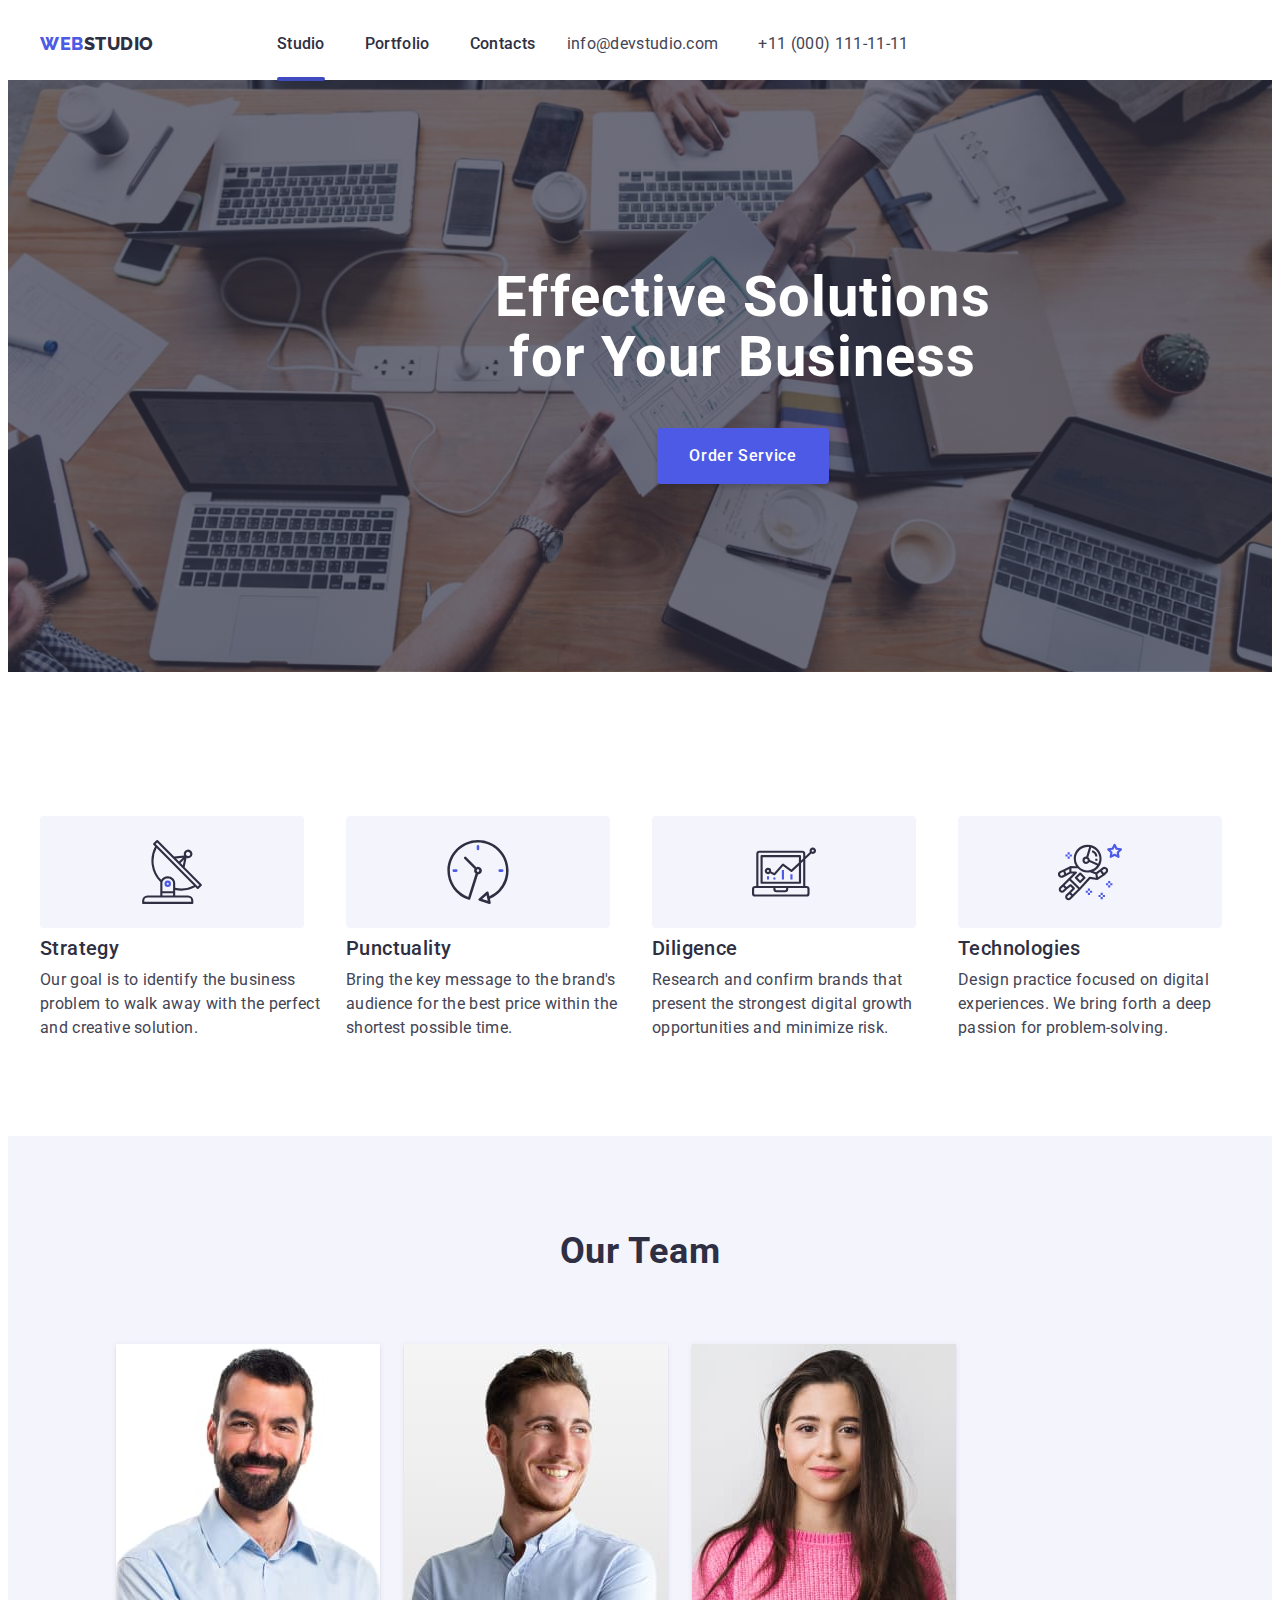
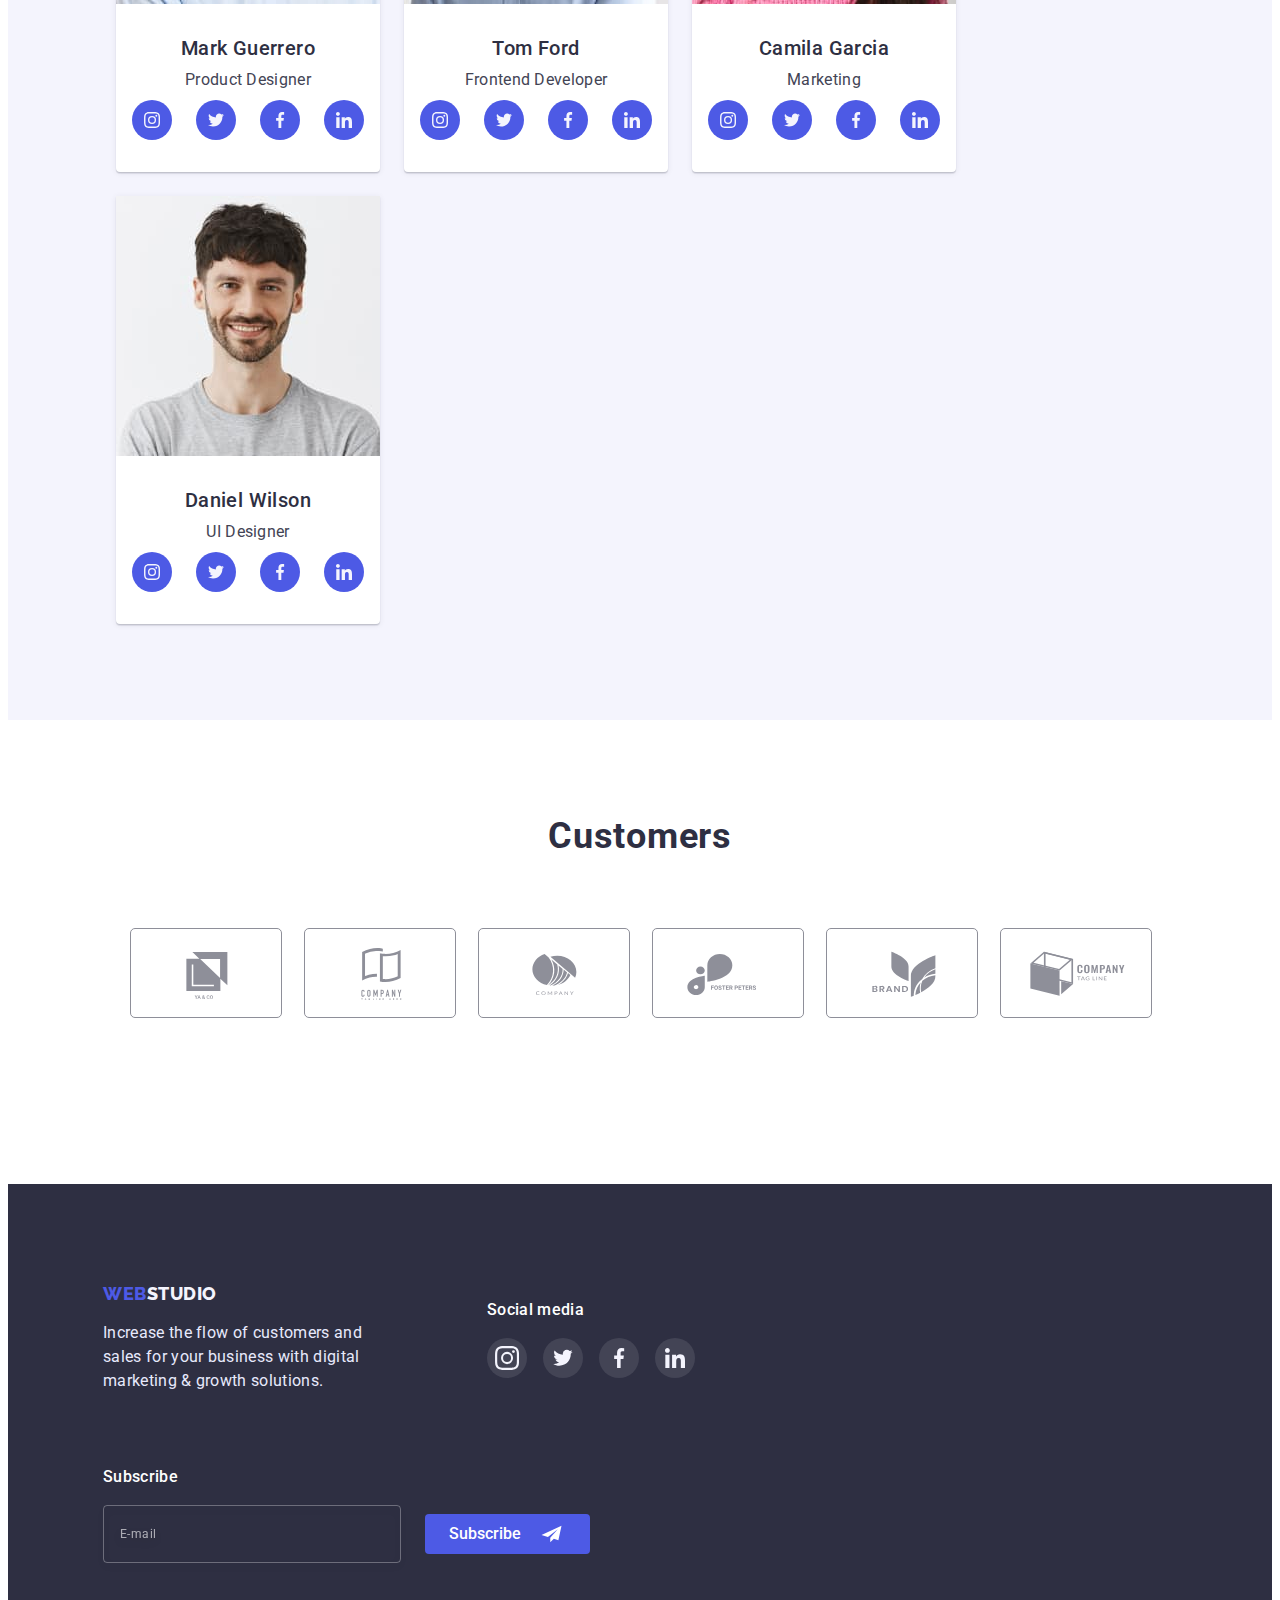
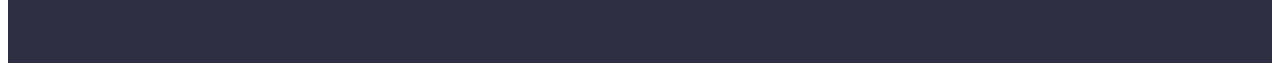
<file: index.html>
<!DOCTYPE html>
<html lang="en">
<head>
    <meta charset="UTF-8">
    <meta http-equiv="X-UA-Compatible" content="IE=edge">
    <meta name="viewport" content="width=device-width, initial-scale=1.0">
    <title>Webstudio</title>
    <link rel="preconnect" href="https://fonts.googleapis.com">
    <link rel="preconnect" href="https://fonts.gstatic.com" crossorigin>
    <link href="https://fonts.googleapis.com/css2?family=Raleway:wght@800&family=Roboto:wght@400;500;700;900&display=swap" rel="stylesheet">
    <link rel="stylesheet" href="https://cdnjs.cloudflare.com/ajax/libs/modern-normalize/1.1.0/modern-normalize.min.css" integrity="sha512-wpPYUAdjBVSE4KJnH1VR1HeZfpl1ub8YT/NKx4PuQ5NmX2tKuGu6U/JRp5y+Y8XG2tV+wKQpNHVUX03MfMFn9Q==" crossorigin="anonymous" referrerpolicy="no-referrer" />
    <link rel="stylesheet" href="./css/styles.css">
    <link rel="stylesheet" href="./css/mobile.css">
    <link rel="stylesheet" href="./css/tablet.css">
    <link rel="stylesheet" href="./css/desktop.css">
</head>
<body>
    <header class="header">
        <div class="container header-container">
        <nav class="header-navigation">
            <a class="link header-logo" href="./index.html">Web<span class="span-logo">Studio</span></a>
            <ul class="list header-list">
                <li class="header-item "><a class="link header-link current" href="./index.html">Studio</a></li>
                <li class="header-item "><a class="link header-link" href="./portfolio.html">Portfolio</a></li>
                <li class="header-item "><a class="link header-link" href="#">Contacts</a></li>
            </ul>
        </nav>
        <address class="address">
            <ul class="list address-list address-container">
        <li class="address-item"><a class="link address-mail contacts-header" href="mailto:info@devstudio.com">info@devstudio.com</a></li>
        <li class="address-item"><a class="link address-tel contacts-header" href="tel:+110001111111">+11 (000) 111-11-11</a></li>
            </ul>
        </address>
        <button type="button" data-menu-open class="menu-mob-btn"><svg widht="32" height="22">
            <use href="./images/icons.svg/symbol-defs.svg#icon-charm_menu-hamburger"></use>
        </svg></button>
        </div>
        <div class="mob-menu is-hidden" data-menu>
            <div class="container">
                <div>
                    <button type="button" data-menu-close class="menu-close-btn"><svg widht="8" height="8">
                        <use href="./images/icons.svg/symbol-defs.svg#icon-close-icon-1"></use>
                    </svg></button>
                    <nav>
                        <ul class="list mob-menu-list">
                            <li class="mob-menu-item "><a class="link mob-menu-link" href="./index.html">Studio</a></li>
                            <li class="mob-menu-item "><a class="link mob-menu-link" href="./portfolio.html">Portfolio</a></li>
                            <li class="mob-menu-item "><a class="link mob-menu-link" href="#">Contacts</a></li>
                        </ul>
                    </nav>
                </div>
                <div>
                    <address class="address">
                        <ul class="list mob-address-list address-container">
                            <li class="mob-address-item"><a class="link-m mob-address-tel contacts-header" href="tel:+110001111111">+11 (000) 111-11-11</a></li>
                            <li class="mob-address-item"><a class="link-m mob-address-mail contacts-header" href="mailto:info@devstudio.com">info@devstudio.com</a></li>
                        </ul>
                    </address>
                    <ul class="mob-soc-list list">
                        <li class="mob-soc-item"><a href="" class="team-soc-link link"><svg width="24" height="24"><use href="./images/icons.svg/symbol-defs.svg#icon-instagram"></use></svg></a></li>
                        <li class="mob-soc-item"><a href="" class="team-soc-link link"><svg width="24" height="20"><use href="./images/icons.svg/symbol-defs.svg#icon-twitter"></use></svg></a></li>
                        <li class="mob-soc-item"><a href="" class="team-soc-link link"><svg width="24" height="24"><use href="./images/icons.svg/symbol-defs.svg#icon-facebook"></use></svg></a></li>
                        <li class="mob-soc-item"><a href="" class="team-soc-link link"><svg width="22" height="22"><use href="./images/icons.svg/symbol-defs.svg#icon-linkedin"></use></svg></a></li>
                    </ul>
                </div>
            </div>
        </div>
    </header>
    <main>
        <section class="section-hero container">
            <div class="container">
                <h1 class="section-title-hero">Effective Solutions<br>
                    for Your Business</h1>
                <button class="main-btn" data-modal-open type="button">Order Service</button>
            </div>
        </section>
        <section class="sections">
            <div class="container container-mini">
                <h2 class="title-features visually-hidden">Our Features</h2>
                <ul class="list text-content">
                    <li class="item">
                        <div class="icon-box-features">
                            <svg class="features-icon">
                                <use href="./images/icons.svg/symbol-defs.svg#icon-antenna-1"></use>
                            </svg>
                        </div>
                        <h3 class="subtitle-features">Strategy</h3>
                        <p class="text-features">Our goal is to identify the business
                            problem to walk away with the perfect and creative solution. </p>
                    </li>
                    <li class="item">
                        <div class="icon-box-features">
                            <svg class="features-icon">
                                <use href="./images/icons.svg/symbol-defs.svg#icon-clock-1"></use>
                            </svg>
                        </div>
                        <h3 class="subtitle-features">Punctuality</h3>
                        <p class="text-features">Bring the key message to the brand's audience for the best price within the shortest possible time.</p>
                    </li>
                    <li class="item">
                        <div class="icon-box-features">
                            <svg class="features-icon">
                                <use href="./images/icons.svg/symbol-defs.svg#icon-diagram-1"></use>
                            </svg>
                        </div>
                        <h3 class="subtitle-features">Diligence</h3>
                        <p class="text-features">Research and confirm brands that present the strongest digital growth opportunities and minimize risk.</p>
                    </li>
                    <li class="item">
                        <div class="icon-box-features">
                            <svg class="features-icon">
                                <use href="./images/icons.svg/symbol-defs.svg#icon-astronaut-1"></use>
                            </svg>
                        </div>
                        <h3 class="subtitle-features">Technologies</h3>
                        <p class="text-features">Design practice focused on digital experiences. We bring forth a deep passion for problem-solving.</p>
                    </li>
                </ul>
            </div>
        </section>
        <!-- <section class="doing">
            <div class="container">
                <h2 class="doing-title">What are we doing</h2>
                <ul class="list doing-list">
                    <li class="doing-item"><img src="./images/doing1.jpg" alt="Computer" width="360" height="300"></li>
                    <li class="doing-item"><img src="./images/doing2.jpg" alt="Info tel" width="360" height="300"></li>
                    <li class="doing-item"><img src="./images/doing3.jpg" alt="Tel content" width="360" height="300"></li>
                </ul>
            </div>
        </section> -->
        <section class="ections team"> 
            <div class="container-team">
                <h2 class="team-title">Our Team</h2>
                <ul class="list team-list">
                    <li class="team-item">
                        <img src="./images/tam1.jpg" alt="A man" srcset="./images/tam1.jpg 1x, ./images/tam1-2x.jpg 2x" width="264" height="260">
                        <div class="team-conten">
                            <h3 class="team-subtitle">Mark Guerrero</h3>
                            <p class="team-text">Product Designer</p> 
                            <ul class="team-soc-list list">
                                <li class="team-soc-item"><a href="" class="team-soc-link link"><svg width="16" height="16"><use href="./images/icons.svg/symbol-defs.svg#icon-instagram"></use></svg></a></li>
                                <li class="team-soc-item"><a href="" class="team-soc-link link"><svg width="16" height="16"><use href="./images/icons.svg/symbol-defs.svg#icon-twitter"></use></svg></a></li>
                                <li class="team-soc-item"><a href="" class="team-soc-link link"><svg width="16" height="16"><use href="./images/icons.svg/symbol-defs.svg#icon-facebook"></use></svg></a></li>
                                <li class="team-soc-item"><a href="" class="team-soc-link link"><svg width="16" height="16"><use href="./images/icons.svg/symbol-defs.svg#icon-linkedin"></use></svg></a></li>
                            </ul>
                        </div>
                    </li>
                    <li class="team-item">
                        <img src="./images/tam2.jpg" srcset="./images/tam2.jpg 1x, ./images/tam2-2x.jpg 2x" alt="A man" width="264" height="260">
                        <div class="team-conten">
                            <h3 class="team-subtitle">Tom Ford</h3>
                            <p class="team-text">Frontend Developer</p> 
                            <ul class="team-soc-list list">
                                <li class="team-soc-item"><a href="" class="team-soc-link link"><svg width="16" height="16"><use href="./images/icons.svg/symbol-defs.svg#icon-instagram"></use></svg></a></li>
                                <li class="team-soc-item"><a href="" class="team-soc-link link"><svg width="16" height="16"><use href="./images/icons.svg/symbol-defs.svg#icon-twitter"></use></svg></a></li>
                                <li class="team-soc-item"><a href="" class="team-soc-link link"><svg width="16" height="16"><use href="./images/icons.svg/symbol-defs.svg#icon-facebook"></use></svg></a></li>
                                <li class="team-soc-item"><a href="" class="team-soc-link link"><svg width="16" height="16"><use href="./images/icons.svg/symbol-defs.svg#icon-linkedin"></use></svg></a></li>
                            </ul>
                        </div>
                    </li>
                    <li class="team-item">
                        <img src="./images/tam3.jpg" srcset="./images/tam3.jpg 1x, ./images/tam3-2x.jpg 2x" alt="A wonam" width="264" height="260">
                        <div class="team-conten">
                            <h3 class="team-subtitle">Camila Garcia</h3>
                            <p class="team-text">Marketing</p> 
                            <ul class="team-soc-list list">
                                <li class="team-soc-item"><a href="" class="team-soc-link link"><svg width="16" height="16"><use href="./images/icons.svg/symbol-defs.svg#icon-instagram"></use></svg></a></li>
                                <li class="team-soc-item"><a href="" class="team-soc-link link"><svg width="16" height="16"><use href="./images/icons.svg/symbol-defs.svg#icon-twitter"></use></svg></a></li>
                                <li class="team-soc-item"><a href="" class="team-soc-link link"><svg width="16" height="16"><use href="./images/icons.svg/symbol-defs.svg#icon-facebook"></use></svg></a></li>
                                <li class="team-soc-item"><a href="" class="team-soc-link link"><svg width="16" height="16"><use href="./images/icons.svg/symbol-defs.svg#icon-linkedin"></use></svg></a></li>
                            </ul>
                        </div>
                    </li>
                    <li class="team-item">
                        <img src="./images/tam4.jpg" srcset="./images/tam4.jpg 1x, ./images/tam4-2x.jpg 2x" alt="A man" width="264" height="260">
                        <div class="team-conten">
                            <h3 class="team-subtitle">Daniel Wilson</h3>
                            <p class="team-text">UI Designer</p> 
                            <ul class="team-soc-list list">
                                <li class="team-soc-item"><a href="" class="team-soc-link link"><svg width="16" height="16"><use href="./images/icons.svg/symbol-defs.svg#icon-instagram"></use></svg></a></li>
                                <li class="team-soc-item"><a href="" class="team-soc-link link"><svg width="16" height="16"><use href="./images/icons.svg/symbol-defs.svg#icon-twitter"></use></svg></a></li>
                                <li class="team-soc-item"><a href="" class="team-soc-link link"><svg width="16" height="16"><use href="./images/icons.svg/symbol-defs.svg#icon-facebook"></use></svg></a></li>
                                <li class="team-soc-item"><a href="" class="team-soc-link link"><svg width="16" height="16"><use href="./images/icons.svg/symbol-defs.svg#icon-linkedin"></use></svg></a></li>
                            </ul>
                        </div>
                    </li>
                </ul>
            </div>
        </section>
        <section class="customers-section section"> 
            <div class="container">
                <h2 class="customers-title">Customers</h2>
                <ul class="customers-list list">
                    <li class="customers-item"><a href="" class="customers-link link"><svg class="customers-icon" width="104" height="56"><use href="./images/icons.svg/symbol-defs.svg#icon-Logo"></use></svg></a></li>
                    <li class="customers-item"><a href="" class="customers-link link"><svg class="customers-icon" width="104" height="56"><use href="./images/icons.svg/symbol-defs.svg#icon-Logo-1"></use></svg></a></li>
                    <li class="customers-item"><a href="" class="customers-link link"><svg class="customers-icon" width="104" height="56"><use href="./images/icons.svg/symbol-defs.svg#icon-Logo-2"></use></svg></a></li>
                    <li class="customers-item"><a href="" class="customers-link link"><svg class="customers-icon" width="104" height="56"><use href="./images/icons.svg/symbol-defs.svg#icon-Logo-3"></use></svg></a></li>
                    <li class="customers-item"><a href="" class="customers-link link"><svg class="customers-icon" width="104" height="56"><use href="./images/icons.svg/symbol-defs.svg#icon-Logo-4"></use></svg></a></li>
                    <li class="customers-item"><a href="" class="customers-link link"><svg class="customers-icon" width="104" height="56"><use href="./images/icons.svg/symbol-defs.svg#icon-Logo-5"></use></svg></a></li>
                </ul>
            </div>
        </section>
    </main>
        <footer class="footer">
            <div class="container flex-footer">
                <div>
                    <a class="link footer-logo" href="./index.html">Web<span class="footer-logo-span">Studio</span></a>
                    <p class="footer-text">Increase the flow of customers and sales for your business with digital marketing & growth solutions.</p>
                </div>
                <div class="gap-social">
                    <a class="soc-text">Social media</a>
                    <ul class="soc-footer-list list">
                        <li class="socf-item"><a href="" class="socf-link link"><svg width="24" height="24"><use href="./images/icons.svg/symbol-defs.svg#icon-instagram"></use></svg></a></li>
                        <li class="socf-item"><a href="" class="socf-link link"><svg width="24" height="19.5"><use href="./images/icons.svg/symbol-defs.svg#icon-twitter"></use></svg></a></li>
                        <li class="socf-item"><a href="" class="socf-link link"><svg width="20" height="24"><use href="./images/icons.svg/symbol-defs.svg#icon-facebook"></use></svg></a></li>
                        <li class="socf-item"><a href="" class="socf-link link"><svg width="20" height="20"><use href="./images/icons.svg/symbol-defs.svg#icon-linkedin"></use></svg></a></li>
                    </ul>
                </div>
                <div class="gap-subscribe">
                    <a class="soc-text">Subscribe</a>
                    <form class="footer-form">
                        <label><input type="text" name="email" placeholder="E-mail" class="footer-input"></label>
                        <button type="submit" class="btn-foot-input">Subscribe<svg widht="24" height="20">
                            <use href="./images/icons.svg/symbol-defs.svg#icon-airplapap"></use>
                        </svg></button>
                    </form>
                </div>
            </div>
        </footer>
        <div class="backdrop is-hidden" data-modal>
            <div class="modal">
                <button class="modal-close" data-modal-close type="button"><svg widht="8" height="8">
                    <use href="./images/icons.svg/symbol-defs.svg#icon-close-icon-1"></use>
                </svg></button>
                <p class="modal-title">Leave your contacts and we will call you back</p>
                <form class="modal-form">
                    <label class="modal-imput-text"><span>Name</span><div class="input-wrap"><input type="text" name="name" class="modal-input" required><svg class="modal-inpt-icon" width="18" heigth="18">
                            <use href="./images/icons.svg/symbol-defs.svg#icon-personf"></use>
                        </svg></div></label>
                    <label class="modal-imput-text"><span>Phone</span><div class="input-wrap"><input type="tel" name="tel" class="modal-input"required><svg class="modal-inpt-icon" width="18" heigth="18">
                        <use href="./images/icons.svg/symbol-defs.svg#icon-phonef"></use>
                    </svg></div></label>
                    <label class="modal-imput-text"><span>Email</span><div class="input-wrap"><input type="email" name="email" class="modal-input"><svg class="modal-inpt-icon" width="18" heigth="18">
                        <use href="./images/icons.svg/symbol-defs.svg#icon-emailf"></use>
                    </svg></div></label>
                    <label class="modal-imput-text"><span>Comment</span><div class="input-wrap"><textarea name="user-text" id="user-text" class="modal-comment" placeholder="Text input"></textarea></div></label>
                    <div>
                        <input type="checkbox" id="policy" value="true" name="policy" class="modal-check visually-hidden" required>
                        <label for="policy" class="check-text"> 
                            <span><svg class="check-icon" width="10" heigth="8">
                                <use href="./images/icons.svg/symbol-defs.svg#icon-check"></use>
                            </svg></span>
                            I accept the terms and conditions of the  &nbsp;<a href="" class="policy-color">Privacy Policy</a></label>
                    </div>
                    <div class="btn-modal-sub"><button type="submit" class="modal-input-btn">Send</button></div>
                </form>
            </div>
        </div>
        <script src="./js/modal.js"></script>
        <script src="./js/mobile-menu.js"></script>
</body>
</html>
</file>
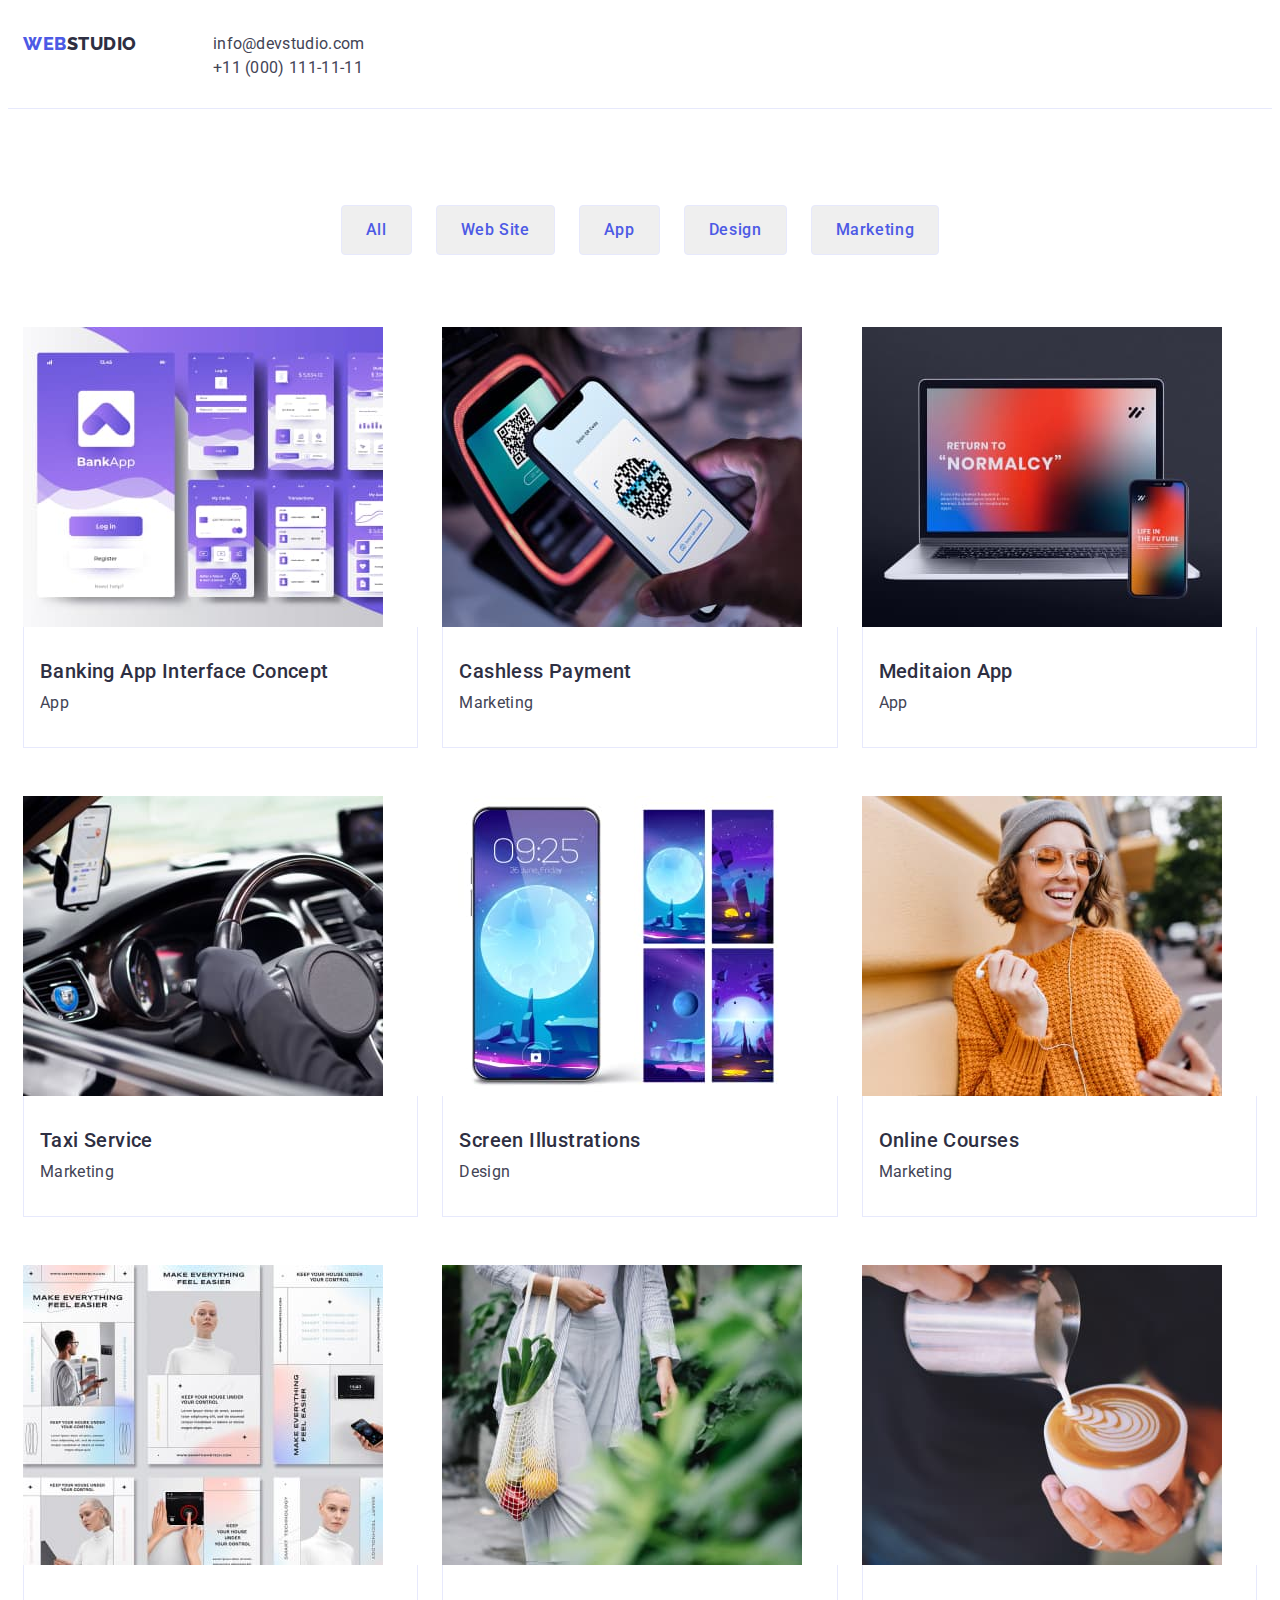
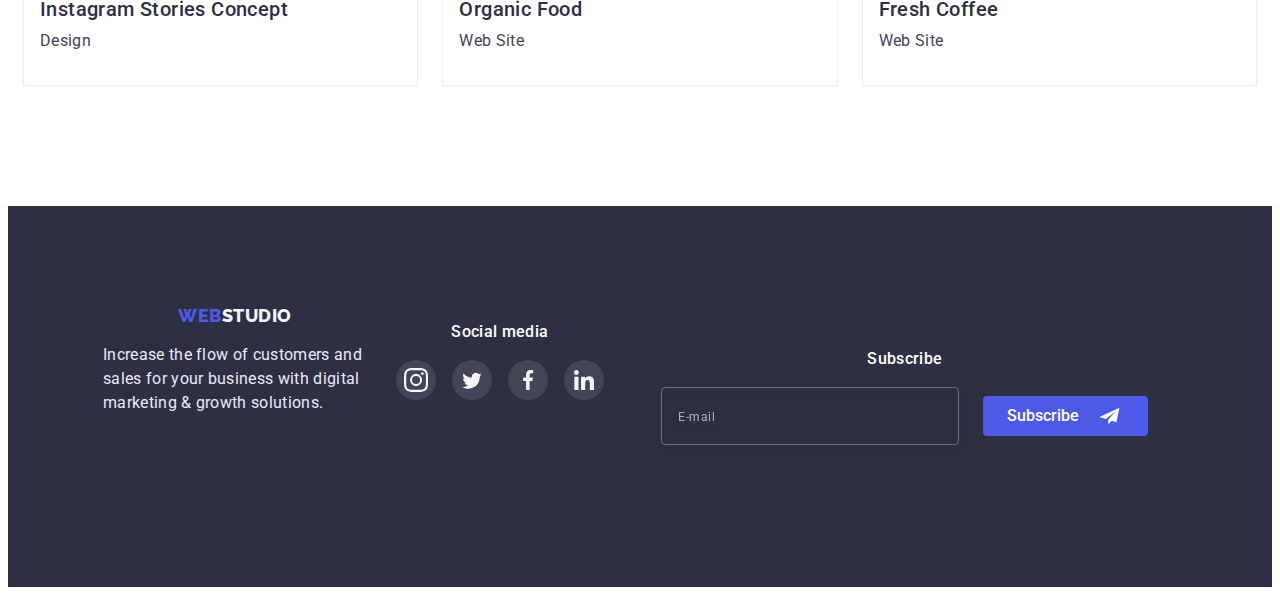
<file: portfolio.html>
<!DOCTYPE html>
<html lang="en">
<head>
    <meta charset="UTF-8">
    <meta http-equiv="X-UA-Compatible" content="IE=edge">
    <meta name="viewport" content="width=device-width, initial-scale=1.0">
    <title>Webstudio</title>
    <link rel="preconnect" href="https://fonts.googleapis.com">
    <link rel="preconnect" href="https://fonts.gstatic.com" crossorigin>
    <link href="https://fonts.googleapis.com/css2?family=Raleway:wght@800&family=Roboto:wght@400;500;700;900&display=swap" rel="stylesheet">
    <link rel="stylesheet" href="https://cdnjs.cloudflare.com/ajax/libs/modern-normalize/1.1.0/modern-normalize.min.css" integrity="sha512-wpPYUAdjBVSE4KJnH1VR1HeZfpl1ub8YT/NKx4PuQ5NmX2tKuGu6U/JRp5y+Y8XG2tV+wKQpNHVUX03MfMFn9Q==" crossorigin="anonymous" referrerpolicy="no-referrer" />
    <link rel="stylesheet" href="./css/styles.css">
</head>
<body>
    <header class="header-portfolio">
        <div class="container header-container">
            <nav class="header-navigation">
            <a class="link logo-portfolio" href="./index.html">Web<span class="logo-portfolio-span">Studio</span></a>
                <ul class="list header-list">
                <li><a class="link portfolio-link" href="./index.html">Studio</a></li>
                <li><a class="link portfolio-link current" href="./portfolio.html">Portfolio</a></li>
                <li><a class="link portfolio-link" href="#">Contacts</a></li>
            </ul>
            </nav>
            <address> 
                <ul class="list address-container">
            <li class="portfolio-item"><a class="link portfolio-mail contacts-port" href="mailto:info@devstudio.com">info@devstudio.com</a></li>
            <li class="portfolio-item"><a class="link portfolio-tel contacts-port" href="tel:+110001111111">+11 (000) 111-11-11</a></li>
                </ul>
            </address>
        </div>
    </header>
    <main>
        <section class="section-portf">
            <div class="container">
                <ul class="list list-btn">
                    <li><button class="btn-portfolio" type="button">All</button></li>
                    <li><button class="btn-portfolio" type="button">Web Site</button></li>
                    <li><button class="btn-portfolio" type="button">App</button></li>
                    <li><button class="btn-portfolio" type="button">Design</button></li>
                    <li><button class="btn-portfolio" type="button">Marketing</button></li>
                </ul>
                <ul class="list image-list">
                        <li class="item-portfolio">
                                <a class="portf-linkk">
                                    <div class="portf-top-wrap"><img src="./images/service1.jpg" alt="Content" width="360" height="300">
                                    <p class="portf-top-text">14 Stylish and User-Friendly App Design Concepts · Task Manager App · Calorie Tracker App · Exotic Fruit Ecommerce App · Cloud Storage App</p></div>
                                    <div class="content-img-p">
                                        <h2 class="image-title">Banking App Interface Concept</h2>
                                        <p class="image-text">App</p>
                                    </div>
                                </a>
                        </li>
                        <li class="item-portfolio">
                            <a class="portf-linkk">
                                <div class="portf-top-wrap"><img src="./images/service2.jpg" alt="Phone" width="360" height="300">
                                <p class="portf-top-text">14 Stylish and User-Friendly App Design Concepts · Task Manager App · Calorie Tracker App · Exotic Fruit Ecommerce App · Cloud Storage App</p></div>
                                <div class="content-img-p">
                                    <h2 class="image-title">Cashless Payment</h2>
                                    <p class="image-text">Marketing</p>
                                </div>
                            </a>
                        </li>
                        <li class="item-portfolio">
                            <a class="portf-linkk">
                                <div class="portf-top-wrap"><img src="./images/service3.jpg" alt="laptop" width="360" height="300">
                                <p class="portf-top-text">14 Stylish and User-Friendly App Design Concepts · Task Manager App · Calorie Tracker App · Exotic Fruit Ecommerce App · Cloud Storage App</p></div>
                                <div class="content-img-p">
                                    <h2 class="image-title">Meditaion App</h2>
                                    <p class="image-text">App</p>
                                </div>
                            </a>
                        </li>
                        <li class="item-portfolio">
                            <a class="portf-linkk">
                                <div class="portf-top-wrap"><img src="./images/service4.jpg" alt="Car" width="360" height="300">
                                <p class="portf-top-text">14 Stylish and User-Friendly App Design Concepts · Task Manager App · Calorie Tracker App · Exotic Fruit Ecommerce App · Cloud Storage App</p></div>
                                <div class="content-img-p">
                                    <h2 class="image-title">Taxi Service</h2>
                                    <p class="image-text">Marketing</p>
                                </div>
                            </a>
                        </li>
                        <li class="item-portfolio">
                            <a class="portf-linkk">
                                <div class="portf-top-wrap"><img src="./images/service5.jpg" alt="Phon fon" width="360" height="300">
                                <p class="portf-top-text">14 Stylish and User-Friendly App Design Concepts · Task Manager App · Calorie Tracker App · Exotic Fruit Ecommerce App · Cloud Storage App</p></div>
                                <div class="content-img-p">
                                    <h2 class="image-title">Screen Illustrations</h2>
                                    <p class="image-text">Design</p>
                                </div>
                            </a>
                        </li>
                        <li class="item-portfolio">
                            <a class="portf-linkk">
                                <div class="portf-top-wrap"><img src="./images/service6.jpg" alt="A woman" width="360" height="300">
                                <p class="portf-top-text">14 Stylish and User-Friendly App Design Concepts · Task Manager App · Calorie Tracker App · Exotic Fruit Ecommerce App · Cloud Storage App</p></div>
                                <div class="content-img-p">
                                    <h2 class="image-title">Online Courses</h2>
                                    <p class="image-text">Marketing</p>
                                </div>
                            </a>
                        </li>
                        <li class="item-portfolio">
                            <a class="portf-linkk">
                                <div class="portf-top-wrap"><img src="./images/service7.jpg" alt="Instagram" width="360" height="300">
                                <p class="portf-top-text">14 Stylish and User-Friendly App Design Concepts · Task Manager App · Calorie Tracker App · Exotic Fruit Ecommerce App · Cloud Storage App</p></div>
                                <div class="content-img-p">
                                    <h2 class="image-title">Instagram Stories Concept</h2>
                                    <p class="image-text">Design</p>
                                </div>
                            </a>
                        </li>
                        <li class="item-portfolio">
                            <a class="portf-linkk">
                                <div class="portf-top-wrap"><img src="./images/service8.jpg" alt="Food" width="360" height="300">
                                <p class="portf-top-text">14 Stylish and User-Friendly App Design Concepts · Task Manager App · Calorie Tracker App · Exotic Fruit Ecommerce App · Cloud Storage App</p></div>
                                <div class="content-img-p">
                                    <h2 class="image-title">Organic Food</h2>
                                    <p class="image-text">Web Site</p>
                                </div>
                            </a>
                        </li>
                        <li class="item-portfolio">
                            <a class="portf-linkk">
                                <div class="portf-top-wrap"><img src="./images/service9.jpg" alt="Coffee" width="360" height="300">
                                <p class="portf-top-text">14 Stylish and User-Friendly App Design Concepts · Task Manager App · Calorie Tracker App · Exotic Fruit Ecommerce App · Cloud Storage App</p></div>
                                <div class="content-img-p">
                                    <h2 class="image-title">Fresh Coffee</h2>
                                    <p class="image-text">Web Site</p>
                                </div>
                            </a>
                        </li>
                </ul>
            </div>
        </section>
    </main>
    <footer class="footer">
        <div class="container flex-footer">
            <div>
                <a class="link footer-logo" href="./index.html">Web<span class="footer-logo-span">Studio</span></a>
                <p class="footer-text">Increase the flow of customers and sales for your business with digital marketing & growth solutions.</p>
            </div>
            <div class="gap-social">
                <p class="soc-text">Social media</p>
                <ul class="soc-footer-list list">
                    <li class="socf-item"><a href="" class="socf-link link"><svg width="24" height="24"><use href="./images/icons.svg/symbol-defs.svg#icon-instagram"></use></svg></a></li>
                    <li class="socf-item"><a href="" class="socf-link link"><svg width="24" height="19.5"><use href="./images/icons.svg/symbol-defs.svg#icon-twitter"></use></svg></a></li>
                    <li class="socf-item"><a href="" class="socf-link link"><svg width="20" height="24"><use href="./images/icons.svg/symbol-defs.svg#icon-facebook"></use></svg></a></li>
                    <li class="socf-item"><a href="" class="socf-link link"><svg width="20" height="20"><use href="./images/icons.svg/symbol-defs.svg#icon-linkedin"></use></svg></a></li>
                </ul>
            </div>
            <div class="gap-subscribe">
                <p class="soc-text">Subscribe</p>
                <form class="footer-form">
                    <label><input type="text" name="email" placeholder="E-mail" class="footer-input"></label>
                    <button type="submit" class="btn-foot-input">Subscribe<svg widht="24" height="20">
                        <use href="./images/icons.svg/symbol-defs.svg#icon-airplapap"></use>
                    </svg></button>
                </form>
            </div>
        </div>
    </footer>   
</body>
</html>
</file>
<file: css/styles.css>
:root {
  --main-background: #2e2f42;
  --text-color: #434455;
  --hover-focus-color: #4D5AE5;
  --btn-color-hov-foc: #404BBF;
  --light-color: #ffffff;
  --4light-color: #f4f4fd;
  --footer-color-text: #e7e9fc;
  --border-color: 1px solid #e7e9fc;
}


body {
  font-family: 'roboto', sans-serif;
  color: var(--text-color)
}

h1,h2,h3,p {
  margin: 0;
}

ul {
  margin: 0;
  padding-left: 0;
}

img {
  display: block;
  max-width: 100%;
  height: auto; 
}

.container {
  padding: 0 15px;
  margin: 0 auto;
}

.sections {
  padding: 96px 16px;
}


.list {
  list-style: none;
}

.link {
  text-decoration: none;
}
/* Header */

.header {
  padding-top: 24px;
  padding-bottom: 24px;
}

.header-container {
  display: flex;
}

.header-logo {  
  font-family: 'raleway', sans-serif;
  font-weight: 800;
  font-size: 18px;
  line-height: 1.33;
  letter-spacing: 0.03em;
  text-transform: uppercase;
  color: var(--hover-focus-color);
  /* display: flex;
  align-items: center; */
  margin-right: auto;
}
.span-logo {
  color: var(--main-background);
}
.header-list {
  display: none;
  
}

.address-list {
  display: none;
}

.menu-open-btn {
  display: block;
  margin-left: auto;
}

.menu-close-btn {
  width: 24px;
  height: 24px;
  border: 1px solid rgba(0, 0, 0, 0.1);
  border-radius: 50%;
  background-color: #E7E9FC;
  display: flex;
  margin-left: auto;
  align-items: center;
  justify-content: center;
  margin-bottom: 32px;
}

.mob-menu {
  position: fixed;
  top: 0;
  z-index: 1;
  width: 100%;
  height: 100vh;
  background-color: #FFFFFF;
  padding-top: 32px;
  padding-bottom: 32px;
}

.mob-menu> .container {
  height: 100%;
  display: flex;
  flex-direction: column;
  justify-content: space-between;
}

.menu-mob-btn {
  display: flex;
  align-items: center;
  justify-content: center;
  background-color: transparent;
  border: none;
  padding: 0;
  fill: black;
  margin-left: auto;
}

.menu-open-btn {

}

.mob-menu-list {
  margin-bottom: 284px;
}
.mob-menu-item:not(:last-child) {
  margin-bottom: 24px;
}

.mob-menu-link {
  font-weight: 700;
  font-size: 36px;
  line-height: 40px;
  letter-spacing: 0.02em;
  text-transform: capitalize;
  color: #2E2F42;
}
.current {
}
.mob-address-list {
}
.address-container {
}
.mob-address-item {
  margin-bottom: 40px;
}
.mob-address-tel {
  font-family: 'Roboto', sans-serif;
  font-style: normal;
  font-weight: 700;
  font-size: 36px;
  line-height: 40px;  
  letter-spacing: 0.02em;
  text-transform: capitalize;
  color: #4D5AE5;
}

.link-m {
  text-decoration: none;
}
.mob-address-mail {
  font-family: 'Roboto', sans-serif;
  font-style: normal;
  font-weight: 500;
  font-size: 20px;
  line-height: 24px;  
  letter-spacing: 0.02em;
  color: #434455;
}

.contacts-header {
}

.mob-soc-list {
  display: flex;
  justify-content: left;
  gap: 56px;
  
}

.mob-soc-item {
  width: 40px;
  height: 40px;
}



/* hero */
.section-hero {
  background: var(--main-background);
  background-image: linear-gradient(rgba(46, 47, 66, 0.7),rgba(46, 47, 66, 0.7)), url(../images/dark-bg-mob.jpg);
  background-repeat: no-repeat;
  background-size: cover;
  background-position: center;
  padding: 112px 54px;
  text-align: center;
  display: flex;
  max-width: 100%;
}

@media (min-device-pixel-ratio: 2),
  (-webkit-min-device-pixel-ratio: 2),
  (min-resolution: 192dpi),
  (min-resolution: 2dppx) {
    .section-hero {
      background-image: linear-gradient(rgba(46, 47, 66, 0.7),rgba(46, 47, 66, 0.7)), url(../images/dark-bg-mob-2x.jpg);
  }
}

.section-title-hero {
  font-size: 36px;
  line-height: 1.11;
  text-align: center;
  letter-spacing: 0.02em;
  color: var(--light-color);
  margin-bottom: 72px;
}

.main-btn {
  font-family: "Roboto", sans-serif;
  font-weight: 500;
  font-size: 16px;
  line-height: 1.5;
  letter-spacing: 0.04em;
  color: var(--light-color);
  cursor: pointer;
  background: var(--hover-focus-color);
  box-shadow: 0px 4px 4px rgba(0, 0, 0, 0.15);
  border-radius: 4px;
  padding: 16px 32px;
  border: 0;
  transition: background 250ms cubic-bezier(0.4, 0, 0.2, 1);
}

.main-btn:hover,
.main-btn:focus {
  background: var(--btn-color-hov-foc);
}

/* features */

.icon-box-features {
  display: none;
}

.features-icon {
  display: none;
}

.item {
  /* flex-basis: calc((100% - 72px) /4); */
  width: 100%;
}


.text-content{
  display: flex;
  flex-wrap: wrap;
  gap: 72px;
}

.title-features {
}
.visually-hidden {
  position: absolute;
  white-space: nowrap;
  width: 1px;
  height: 1px;
  overflow: hidden;
  border: 0;
  padding: 0;
  clip: rect(0 0 0 0);
  clip-path: inset(50%);
  margin: -1px;
}
.subtitle-features {
  font-family: 'Roboto', sans-serif;
  font-weight: 700;
  font-size: 36px;
  line-height: 1.11;
  letter-spacing: 0.02em;
  color: var(--main-background);
  margin-bottom: 8px;
  margin-top: 8px;
  text-align: center;
}
.text-features {
  font-size: 16px;
  line-height: 1.5;
  letter-spacing: 0.02em;
  color: var(--text-color);
  max-width: 396px;
}
/* doing */

.doing {
  padding-bottom: 120px;
}
.doing-title {
  font-size: 36px;
  line-height: 1.11;
  letter-spacing: 0.02em;
  text-align: center;
  text-transform: capitalize;
  color: var(--main-background);
  margin-bottom: 72px;
}
.doing-item {
}
.doing-list {
  display: flex;
  gap: 24px;
}

/* team */

.team {
  background: var(--4light-color);
  padding-top: 96px;
  padding-bottom: 96px;
}

.container-team {
  padding-left: 82px;
  padding-right: 82px;
}

.team-title {
  font-size: 36px;
  line-height: 1.11;
  letter-spacing: 0.02em;
  text-align: center;
  text-transform: capitalize;
  color: var(--main-background);
  margin-bottom: 72px;
}

.team-list {
  display: flex;
  flex-wrap: wrap;
  gap: 72px;
}

.team-item {
  background: var(--light-color);
  text-align: center;
  box-shadow: 0px 1px 6px rgba(46, 47, 66, 0.08), 0px 1px 1px rgba(46, 47, 66, 0.16), 0px 2px 1px rgba(46, 47, 66, 0.08);
  border-radius: 0px 0px 4px 4px;
  align-content: center;
}

.team-subtitle {
  font-weight: 500;
  font-size: 20px;
  line-height: 1.2;
  letter-spacing: 0.02em;
  color: var(--main-background);
}
.team-text {
  font-size: 16px;
  line-height: 1.5;
  letter-spacing: 0.02em;
  color: var(--text-color);
  margin-top: 8px;
  margin-bottom: 8px;
}

.team-conten {
  padding-top: 32px;
  padding-bottom: 32px;
}

/* .team-list {
  display: flex;
  gap: 24px;
} */

.team-soc-list {
  display: flex;
  justify-content: center;
  gap: 24px;
}

.team-soc-link {
  width: 100%;
  height: 100%;
  background-color: #4D5AE5;
  display: flex;
  align-items: center;
  justify-content: center;
  border-radius: 50%;
  transition: background-color 250ms cubic-bezier(0.4, 0, 0.2, 1);
}

.team-soc-item {
  width: 40px;
  height: 40px;
}

.team-soc-item :is(:hover,:focus) {
  background-color: #404BBF;
}
/* customers */

.customers-title {
  font-size: 36px;
  line-height: 40px;
  text-align: center;
  letter-spacing: 0.02em;
  text-transform: capitalize;
  color: var(--main-background);
  margin-bottom: 72px;
}

.customers-section {
  padding-top: 130px;
  padding-bottom: 120px;
}

.customers-list {
  display: flex;
  flex-wrap: wrap;
  gap: 16px;
}

.customers-item {
  /* flex-basis: calc((100% - 120px) / 6); */
  width: 190px;
  height: 88px;
  margin-bottom: 72px;
}
.customers-link {
  width: 100%;
  height: 100%;
  border: 1px solid #8E8F99;
  display: flex;
  align-items: center;
  justify-content: center;
  border-radius: 5px;
  transition: border-color 250ms cubic-bezier(0.4, 0, 0.2, 1);
}

.customers-icon{
  fill: #8e8f99;
  transition: fill 250ms cubic-bezier(0.4, 0, 0.2, 1);
}
.customers-link:is(:hover, :focus) {
  border-color: #404BBF;
} 
.customers-link:is(:hover, :focus)  .customers-icon {
  fill: #404BBF;
}

/* footer */

.footer {
  padding: 96px 80px;
}

.footer-logo {
  font-family: "Raleway", sans-serif;
  font-weight: 800;
  font-size: 18px;
  line-height: 1.16;
  letter-spacing: 0.03em;
  text-transform: uppercase;
  color: var(--hover-focus-color);
  display: flex;
  text-align: center;
  justify-content: center;
}
.footer-logo-span {
  color: var(--4light-color);
}
.footer-text {
  font-size: 16px;
  line-height: 1.5;
  letter-spacing: 0.02em;
  color: var(--footer-color-text);
  margin-top: 16px;
  max-width: 264px;
  display: flex;
  justify-content: center;
  margin-bottom: 72px;
}
.flex-footer {
  display: flex;
  flex-wrap: wrap;
}



.soc-text {
  font-weight: 500;
  font-size: 16px;
  line-height: 24px;
  letter-spacing: 0.02em;
  color: #FFFFFF;
  display: flex;
  text-align: center;
  justify-content: center;
}

.gap-social {
  margin: auto;
}

.soc-footer-list {
  margin-bottom: 72px;
}

.gap-subscribe {
  margin: auto;
  gap: 16px;
}

.soc-footer-list {
  display: flex;
  gap: 16px;
  margin-top: 16px;
}

.socf-item {
  width: 40px;
  height: 40px;
}
.socf-link {  
  width: 100%;
  height: 100%;
  background-color: #434455;
  display: flex;
  align-items: center;
  justify-content: center;
  border-radius: 50%;
  transition: background-color 250ms cubic-bezier(0.4, 0, 0.2, 1);
}

.socf-item :is(:hover,:focus) {
  background-color: #31D0AA;
}

.footer-form {
  margin-top: 16px;
  display: flex;
  flex-wrap: wrap;
  align-items: center;
  justify-content: center;
  gap: 24px;
}

.footer-input {
  width: 264px;
  height: 40px;
  border: 1px solid rgba(255, 255, 255, 0.3);
  filter: drop-shadow(0px 4px 4px rgba(0, 0, 0, 0.15));
  border-radius: 4px;
  background-color: transparent;
  padding: 8px 16px;
  outline: transparent;
  transition: border-color 250ms cubic-bezier(0.4, 0, 0.2, 1);
  color: #FFFFFF;
  font-size: 13px;
}

.footer-input::placeholder {
  font-family: 'Roboto', sans-serif;
font-weight: 400;
font-size: 12px;
line-height: 24px;
display: flex;
align-items: center;
letter-spacing: 0.04em;
color: rgba(255, 255, 255, 0.6);
}

.footer-input:is(:hover,:focus) {
  border-color: #31D0AA;
}

.footer-input:focus::placeholder {
  color: #31D0AA;
}

.footer-input:hover::placeholder {
  color: #31D0AA;
}

.btn-foot-input {
  font-family: 'Roboto', sans-serif;
  font-weight: 500;
  font-size: 16px;
  line-height: 24px;
  color: #FFFFFF;
  width: 165px;
  height: 40px;
  background: var(--hover-focus-color);
  border-radius: 4px;
  border: 0;
  padding: 8px 24px;
  cursor: pointer;
  display: flex;
  align-items: center;
  justify-content: space-between;
  fill: #FFFFFF;
  gap: 16px;
  transition: background 250ms cubic-bezier(0.4, 0, 0.2, 1) ;
}

.btn-foot-input:hover,
.btn-foot-input:focus {
  background: var(--btn-color-hov-foc);
}

/* -----PORTFOLIO----- */
/* header */

.header-portfolio {
  padding-top: 24px;
  padding-bottom: 28px;
  border-bottom: 1px solid #E7E9FC;
}

.logo-portfolio {
  font-family: "Raleway", sans-serif;
  font-weight: 800;
  font-size: 18px;
  line-height: 1.33;
  letter-spacing: 0.03em;
  text-transform: uppercase;
  color: var(--hover-focus-color);
  margin-right: 76px;
}
.logo-portfolio-span {
  color: var(--main-background);
}
.portfolio-link {
  font-weight: 500;
  font-size: 16px;
  line-height: 1.5;
  letter-spacing: 0.02em;
  padding-bottom: 32px;
  color: var(--main-background);
  transition: color 250ms cubic-bezier(0.4, 0, 0.2, 1);
}

.portfolio-link:hover,
.portfolio-link:focus {
  color: var(--hover-focus-color);
}

.portfolio-mail {
  font-size: 16px;
  line-height: 1.5;
  letter-spacing: 0.02em;
  color: var(--text-color);
  transition: color 250ms cubic-bezier(0.4, 0, 0.2, 1);
}
.portfolio-tel {
  font-size: 16px;
  line-height: 1.5;
  letter-spacing: 0.02em;
  color: var(--text-color);
  transition: color 250ms cubic-bezier(0.4, 0, 0.2, 1);
}


.contacts-port:hover,
.contacts-port:focus {
  color: var(--hover-focus-color);
}

.portfolio-item {
    font-style: normal;
  }
  

/* section button */ 

.list-btn {
  display: flex;
  gap: 24px;
  justify-content: center;
}

.section-portf {
  padding-top: 96px;
  padding-bottom: 120px;
}

.btn-portfolio {
  font-family: "Roboto", sans-serif;
  font-weight: 500;
  font-size: 16px;
  line-height: 1.5;
  letter-spacing: 0.04em;
  color: var(--hover-focus-color);
  cursor: pointer;
  border: var(--border-color);
  border-radius: 4px;
  padding: 12px 24px;
  transition: background  250ms cubic-bezier(0.4, 0, 0.2, 1), border-color  250ms cubic-bezier(0.4, 0, 0.2, 1), color 250ms cubic-bezier(0.4, 0, 0.2, 1), box-shadow 250ms cubic-bezier(0.4, 0, 0.2, 1) ;
}

.btn-portfolio:hover,
.btn-portfolio:focus {
  color: var(--light-color);
  border-color: var(--btn-color-hov-foc);
  background:  var(--btn-color-hov-foc);
  box-shadow: 0px 3px 1px rgba(0, 0, 0, 0.1), 0px 2px 1px rgba(0, 0, 0, 0.08), 0px 2px 2px rgba(0, 0, 0, 0.12);
}

/* section image*/

.item-portfolio {
  flex-basis: calc((100% - 48px) /3);
}

.item-portfolio:hover .portf-top-text {
  transform: translateY(0%);
}

.portf-linkk:focus .portf-top-text {
  transform: translateY(0%);
}

.portf-linkk {
  display: block;
  transition: box-shadow 250ms cubic-bezier(0.4, 0, 0.2, 1);
}

.portf-linkk:is(:hover,:focus) {
  box-shadow: 0px 1px 6px rgba(46, 47, 66, 0.08), 
0px 1px 1px rgba(46, 47, 66, 0.16), 0px 2px 1px rgba(46, 47, 66, 0.08);
  cursor: pointer;
}

/*.content-img-p:is(:hover,:focus) {
  box-shadow: 0px 1px 6px rgba(46, 47, 66, 0.08), 
0px 1px 1px rgba(46, 47, 66, 0.16), 0px 2px 1px rgba(46, 47, 66, 0.08);
  cursor: pointer; 
} */

.portf-top-wrap {
  position: relative;
  overflow: hidden;
}

.portf-top-text {
  position: absolute;
  top: 0;
  font-family: "roboto", sans-serif;
  font-style: 400;
  font-size: 16px;
  line-height: 1.5;
  color: var(--4light-color);
  background-color: var(--hover-focus-color);
  padding: 40px 32px;
  height: 100%;
  transform: translateY(100%);
  transition: transform 250ms cubic-bezier(0.4, 0, 0.2, 1);
}

.content-img-p {
  border: 1px solid #E7E9FC;
  border-top: none;
  padding-left: 16px;
  padding-bottom: 32px;
  padding-top: 32px;
  transition: box-shadow 250ms cubic-bezier(0.4, 0, 0.2, 1);
}



.image-list {
  margin-top: 72px;
  display: flex;
  flex-wrap: wrap;
  column-gap: 24px;
  row-gap: 48px;
}

.image-title {
  font-weight: 500;
  font-size: 20px;
  line-height: 1.2;
  letter-spacing: 0.02em;
  color: var(--main-background);
  margin-bottom: 8px;
}
.image-text {
  font-size: 16px;
  line-height: 1.5;
  letter-spacing: 0.02em;
  color: var(--text-color)
  
}



/* footet portfolio */

.footer {
  background: var(--main-background);
  padding-top: 100px;
  padding-bottom: 100px;
}

.logo-footer-port {
  font-family: "Raleway", sans-serif;
  font-weight: 800;
  font-size: 18px;
  line-height: 1.16;
  letter-spacing: 0.03em;
  text-transform: uppercase;
  color: var(--hover-focus-color);
}

.logo-footer-span-port {
  color: var(--4light-color);
}

.footer-text-port {
  font-size: 16px;
  line-height: 1.5;
  letter-spacing: 0.02em;
  color: var(--footer-color-text);
  margin-top: 16px;
  max-width: 264px;
}

.current {
  color: #404BBF;
  position: relative;
}

.current::after {
  content: "";
  position: absolute;
  width: 100%;
  height: 4px;
  left: 0px;
  bottom: 0px;
  background: var(--btn-color-hov-foc);
  border-radius: 2px;
}

/*----modal---*/

.backdrop {
  position: fixed;
  top: 0;
  width: 100%;
  height: 100%;
  background-color: rgba(46, 47, 66, 0.4);
  transform: 250ms cubic-bezier(0.4, 0, 0.2, 1);
  transition:  250ms cubic-bezier(0.4, 0, 0.2, 1);
}

.is-hidden {
  opacity: 0;
  visibility: hidden;
  pointer-events: none;
  transform: 250ms cubic-bezier(0.4, 0, 0.2, 1);
}

.modal {
  position: absolute;
  top: 50%;
  left: 50%;
  transform: translate(-50%, -50%);
  width: 408px;
  min-height: 576px;
  background-color: #FCFCFC;
  border-radius: 4px;
  padding: 24px;
  transform:  250ms cubic-bezier(0.4, 0, 0.2, 1);
  transition:  250ms cubic-bezier(0.4, 0, 0.2, 1);
}
.modal-close {
  width: 24px;
  height: 24px;
  border: 1px solid rgba(0, 0, 0, 0.1);
  border-radius: 50%;
  background-color: #E7E9FC;
  display: flex;
  margin-left: auto;
  align-items: center;
  justify-content: center;
  cursor: pointer;
  margin-bottom: 24px;
}

.modal-title {
  font-family: "Roboto", sans-serif;
  font-weight: 500;
  font-size: 16px;
  line-height: 24px;
  text-align: center;
  letter-spacing: 0.02em;
  color: var(--main-background);
  text-align: center;
  margin-bottom: 14px;
}

.modal-form {
}


.modal-input {
  width: 100%;
  height: 40px;
  border: 1px solid rgba(33, 33, 33, 0.2);
  border-radius: 4px;
  outline: transparent;
  background: #FCFCFC;
  padding-left: 38px;
  transition: border-color 250ms cubic-bezier(0.4, 0, 0.2, 1);
}

.modal-input:is(:hover,:focus), .modal-comment:is(:hover,:focus) {
  border-color: var(--hover-focus-color);
}

.modal-input:is(:hover,:focus) + .modal-inpt-icon {
  fill: var(--hover-focus-color);
}

.modal-imput-text {
  
}

.modal-imput-text span {
  font-family: 'Roboto', sans-serif;
  font-weight: 400;
  font-size: 12px;
  line-height: 16px;
  color: #8E8F99;
  margin-top: 8px;
  margin-bottom: 4px;
  display: block;
}

.input-wrap {
  position: relative;
}

.modal-inpt-icon {
  position: absolute;
  left: 16px;
  top: 50%;
  transform: translateY(-50%);
  transition: fill 250ms cubic-bezier(0.4, 0, 0.2, 1);
}

.modal-comment {
  width: 100%;
  height: 120px;
  border: 1px solid rgba(33, 33, 33, 0.2);
  border-radius: 4px;
  outline: transparent;
  background: #FCFCFC;
  padding: 8px 16px;
  resize: none;
  margin-bottom: 16px;
  transition: border-color 250ms cubic-bezier(0.4, 0, 0.2, 1);
}

.modal-comment::placeholder {
  font-family: 'Roboto', sans-serif;
  font-weight: 400;
  font-size: 12px;
  line-height: 16px;
  color: rgba(117, 117, 117, 0.5);
}

.modal-comment:focus::placeholder {
  color: var(--hover-focus-color);
}

.modal-comment:hover::placeholder {
  color: var(--hover-focus-color);
}

.modal-check {

}

.check-text {
  font-family: 'Roboto', sans-serif;
  font-weight: 400;
  font-size: 12px;
  line-height: 16px;
  letter-spacing: 0.04em;
  color: #757575;
  display: flex;
}

.check-text span {
  display: flex;
  align-items: center;
  justify-content: center;
  width: 16px;
  height: 16px;
  border: 1.25px solid #2E2F42;
  border-radius: 2px;
  margin-right: 8px;
  transition: background-color 250ms cubic-bezier(0.4, 0, 0.2, 1);
  fill: transparent;
}

.modal-check:checked + .check-text span {
  background-color: var(--btn-color-hov-foc);
  border: none;
  fill: var(--4light-color);
}

.policy-color {
  color: var(--hover-focus-color);
}

.modal-input-btn {
  font-family: 'Roboto' sans-serif; 
  font-weight: 500;
  font-size: 16px;
  line-height: 24px;
  letter-spacing: 0.04em;
  width: 169px;
  height: 56px;
  padding: 16px 32px;
  color: #FFFFFF;
  background: var(--hover-focus-color);
  border: none;
  box-shadow: 0px 4px 4px rgba(0, 0, 0, 0.15);
  border-radius: 4px;
  margin-top: 24px;
  cursor: pointer;
  transition: background 250ms cubic-bezier(0.4, 0, 0.2, 1);
}

.modal-input-btn:hover,
.modal-input-btn:focus {
  background: var(--btn-color-hov-foc);
}

.btn-modal-sub {
  display: flex;
  align-items: center;
  justify-content: center;
}
</file>
<file: css/mobile.css>
@media screen and (min-width: 480px) {
    .container {
        max-width: 428px;
    }

    .section-hero {
        max-width: 100%;
    }


    .section-hero {
        background-image: linear-gradient(rgba(46, 47, 66, 0.7),rgba(46, 47, 66, 0.7)), url(../images/dark-bg.jpg);
    }

    @media (min-device-pixel-ratio: 2),
    (-webkit-min-device-pixel-ratio: 2),
    (min-resolution: 192dpi),
    (min-resolution: 2dppx) {
    .section-hero {
        background-image: linear-gradient(rgba(46, 47, 66, 0.7),rgba(46, 47, 66, 0.7)), url(../images/Dark-bg-tb-2x.jpg);
    }
}
}
</file>
<file: css/tablet.css>
@media screen and (min-width: 768px) {
    
    .container {
        max-width: 768px;
    }

    /* .container-mini {
        max-width: 480px;
    } */

    .header-logo {
        margin-right: 123px;
    }

    .header-container {
        display: flex; 
        align-items: center;
    }
    
    .header-navigation {
        display: flex;
        align-items: center; 
        margin-right: auto;
    }


    .header-list {
        display: flex;
        gap: 40px;
    }
    
    .header-link {
        font-weight: 500;
        font-size: 16px;
        line-height: 1.5;
        letter-spacing: 0.02em;
        padding-top: 24px;
        padding-bottom: 34px;
        color: var(--main-background);
        transition: color 250ms cubic-bezier(0.4, 0, 0.2, 1);
    }
    
    .header-link:hover,
    .header-link:focus {
        color: var(--hover-focus-color);
    }

    .address-list {
        display: flex;
    }

    .address-item {
        font-style: normal;
}
    .contacts-header:hover,
    .contacts-header:focus {
        color: var(--hover-focus-color);
        transition: color 250ms cubic-bezier(0.4, 0, 0.2, 1);
    }
    .address-mail {
        font-size: 12px;
        line-height: 1.16;
        letter-spacing: 0.02em;
        color: var(--text-color);
    }
    .address-tel {
        font-size: 12px;
        line-height: 1.16;
        letter-spacing: 0.02em;
        color: var(--text-color);
    }

    .address-container {
        display: block;
        align-items: center;    
    }


    .section-hero {
        padding: 112px 136px 108px;
    }

    .section-title-hero {
        font-size: 56px;
        line-height: 1.07;
        width: 496px;
        margin-bottom: 40px;
    }

    .item {
        flex-basis: calc((100% - 24px) /2);
    }

    .text-content{
        display: flex;
        flex-wrap: wrap;
        gap: 24px;
    }

    .subtitle-features {
        text-align: left;
    }

    .text-features {
        max-width: 100%;
    }

    .icon-box-features {
        display: none;
    }
    
    .features-icon {
        display: none;
    }

    .section-hero {
        background-image: linear-gradient(rgba(46, 47, 66, 0.7),rgba(46, 47, 66, 0.7)), url(../images/people-office.jpg);
    }

    @media (min-device-pixel-ratio: 2),
    (-webkit-min-device-pixel-ratio: 2),
    (min-resolution: 192dpi),
    (min-resolution: 2dppx) {
    .section-hero {
        background-image: linear-gradient(rgba(46, 47, 66, 0.7),rgba(46, 47, 66, 0.7)), url(../images/people-office-2x.jpg);
    }
}

    .container-team {
        padding-left: 108px;
        padding-right: 108px;
    }

    .team-list {
        gap: 24px;
    }

    .customers-section {
        padding: 96px 107px 96px;
    }

    .customers-list {
        gap: 24px;
    }

    .customers-item {
        flex-basis: calc((100% - 48px) / 3);
        width: 168px;
    }

    .footer-logo {
        justify-content: left;
    }

    .soc-text {
        justify-content: left;
    }

    .gap-subscribe  {
        margin-left: 0;
    }

}
</file>
<file: css/desktop.css>
@media screen and (min-width: 1200px) {

    .container {
        max-width: 1200px;
    }


    .section-hero {
        padding: 188px 472px;
        margin-bottom: 48px;
    }

    .header-link {
        padding-bottom: 28px;
    }

    .address-mail {
        font-size: 16px;
        line-height: 1.5;
    }
    .address-tel {
        font-size: 16px;
        line-height: 1.5;
    }


    .address-container {
        display: flex;
        align-items: center;
        gap: 40px;    
    }

    .item {
        flex-basis: calc((100% - 72px) /4);
    }

    .subtitle-features {
        font-weight: 500;
        font-size: 20px;
        line-height: 1.2;
    }


    .icon-box-features {
        width: 264px;
        height: 112px;
        background: #F4F4FD;
        border-radius: 4px;
        display: grid;
        justify-items: center;
        align-items: center;
    }
    
    .features-icon {
        width: 64px;
        height: 64px;
        display: flex;
        justify-items: center;
    }

    .team-list {
        display: flex;
        gap: 24px;
    }

    .customers-list {
        display: flex;
        gap: 24px;
    }

    .customers-item {
        flex-basis: calc((100% - 120px) / 6);
        width: 190px;
    }

    

    .gap-social {
        margin-left: 120px;
    }

    .gap-subscribe {
        margin-left: 80px;
        margin: 0;
    }

    
}
</file>
